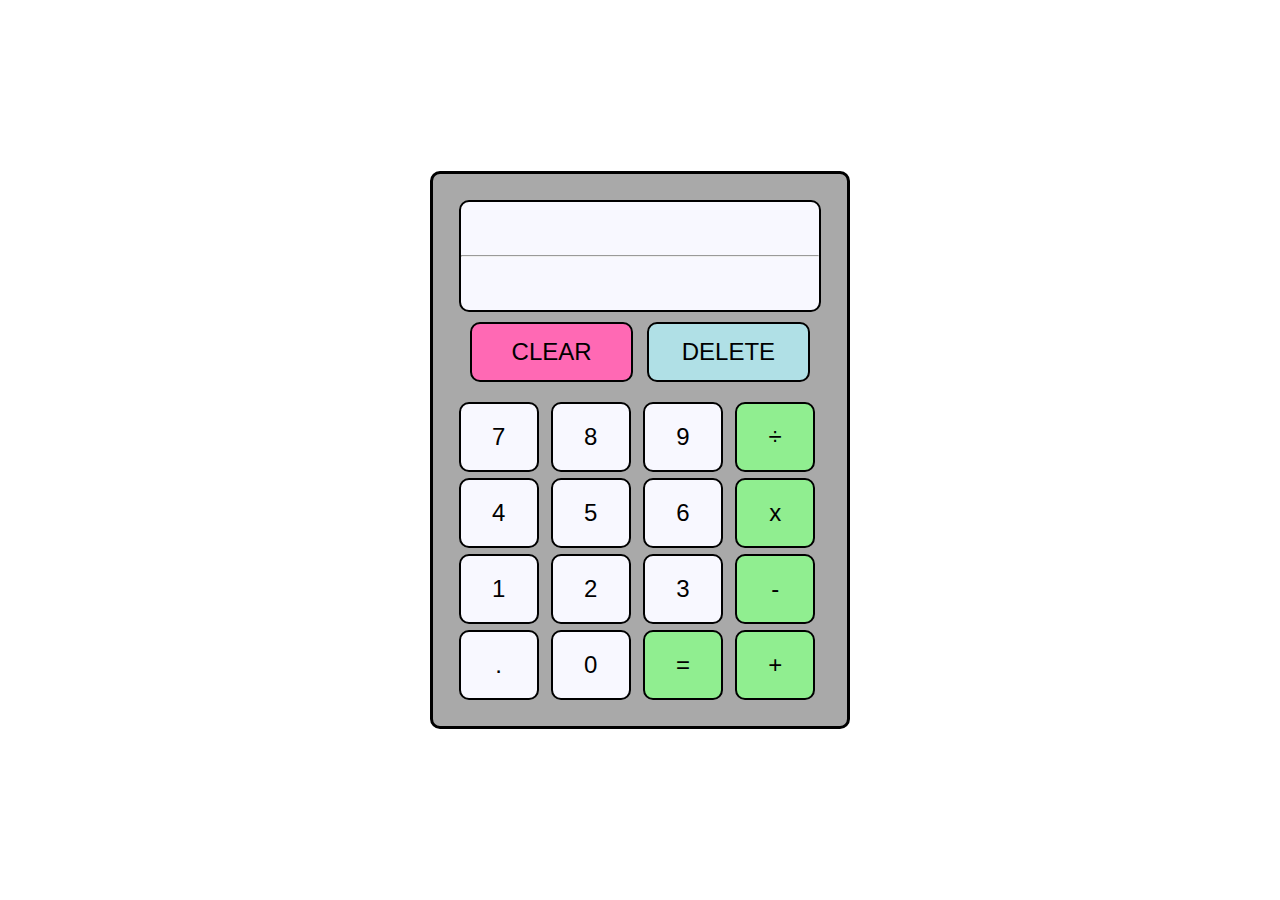
<file: web_projects/calc/index.html>
<!DOCTYPE html>
<html lang="en">
<head>
    <meta charset="UTF-8">
    <meta http-equiv="X-UA-Compatible" content="IE=edge">
    <meta name="viewport" content="width=device-width, initial-scale=1.0">
    <link rel="stylesheet" href="style.css">
    <title>Document</title>
</head>
<body>
    <div class="calcBody">
        <div class="display">
            <div class="top"></div>
            <hr>
            <div class="bottom"></div>
        </div>
        <div class="bigButtons">
            <div class="redButton bigButton">CLEAR</div>
            <div class="greenButton bigButton">DELETE</div>
        </div>
        <div class="disabled"></div>
        <div class="key-container">
            <div class="keys seven">7</div>
            <div class="keys eight">8</div>
            <div class="keys nine">9</div>
            <div class="keys divide"id="operation">÷</div>
            <div class="keys four">4</div>
            <div class="keys five">5</div>
            <div class="keys six">6</div>
            <div class="keys multiply" id="operation" >x</div>
            <div class="keys one">1</div>
            <div class="keys two">2</div>
            <div class="keys three">3</div>
            <div class="keys subtract" id="operation">-</div>
            <div class="keys period">.</div>
            <div class="keys zero">0</div>
            <div class="keys equal" id="operation">=</div>
            <div class="keys plus" id="operation">+</div>
        </div>
    </div>
    <script src="script.js"></script>
</body>
</html>
</file>
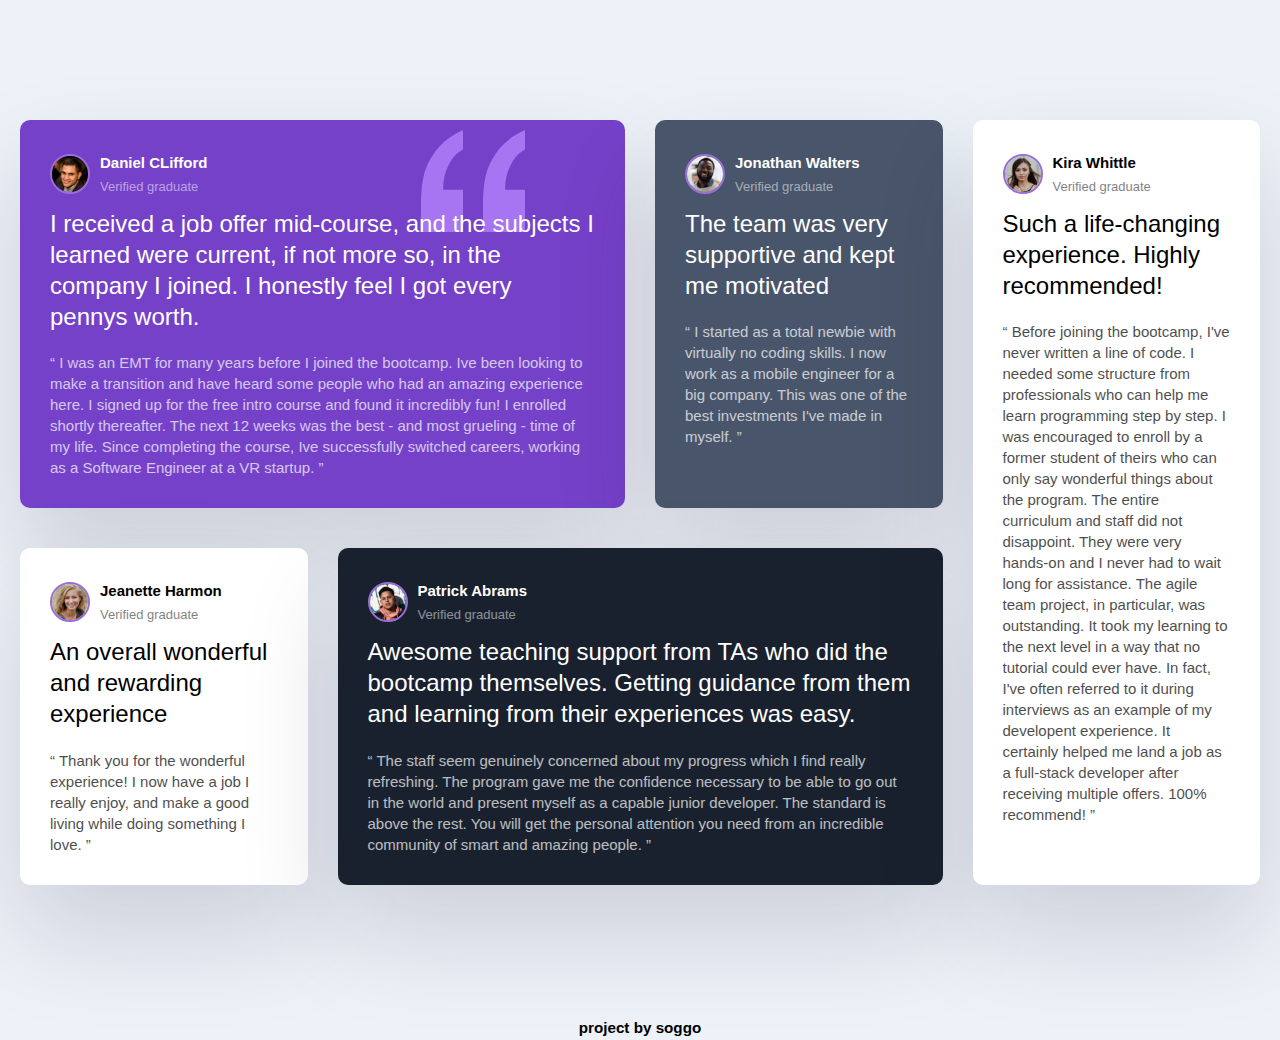
<file: web_projects/landing pages/testimonials/index.html>
<!DOCTYPE html>
<html lang="en">
<head>
    <meta charset="UTF-8">
    <meta http-equiv="X-UA-Compatible" content="IE=edge">
    <meta name="viewport" content="width=device-width, initial-scale=1.0">
    <link rel="stylesheet" href="style.css">
    <title>Testimonials</title>
</head>
<body>
    <div class="testimonials">
        <div class="card card--bg-purple">
            <header class="card__header">
                <img src="images/image-daniel.jpg" alt="" class="card__img">
                <div>
                    <h3>Daniel CLifford</h3>
                    <p>Verified graduate</p>
                </div>
            </header>
            <p class="card__lead">
                I received a job offer mid-course, and the subjects I learned were current, if not more so, 
                in the company I joined. I honestly feel I got every pennys worth.
            </p>
            <p class="card__quote">
                “ I was an EMT for many years before I joined the bootcamp. Ive been looking to make a 
                transition and have heard some people who had an amazing experience here. I signed up 
                for the free intro course and found it incredibly fun! I enrolled shortly thereafter. 
                The next 12 weeks was the best - and most grueling - time of my life. Since completing 
                the course, Ive successfully switched careers, working as a Software Engineer at a VR startup. ”
                
            </p>
        </div>



        <div class="card card--bg-gray-blue">
            <header class="card__header">
                <img src="images/image-jonathan.jpg" alt="" class="card__img">
                <div>
                    <h3> Jonathan Walters</h3>
                    <p>Verified graduate</p>
                </div>
            </header>
            <p class="card__lead">
                The team was very supportive and kept me motivated
            </p>
            <p class="card__quote">
                “ I started as a total newbie with virtually no coding skills. I now work as a mobile engineer 
                for a big company. This was one of the best investments I've made in myself. ”                
            </p>
        </div>

        <div class="card ">
            <header class="card__header">
                <img src="images/image-jeanette.jpg" alt="" class="card__img">
                <div>
                    <h3>Jeanette Harmon</h3>
                    <p>Verified graduate</p>
                </div>
            </header>
            <p class="card__lead">
                An overall wonderful and rewarding experience
            </p>
            <p class="card__quote">
                “ Thank you for the wonderful experience! I now have a job I really enjoy, and make a good living 
                while doing something I love. ”
            </p>
        </div>

        <div class="card card--bg-black-blue">
            <header class="card__header">
                <img src="images/image-patrick.jpg" alt="" class="card__img">
                <div>
                    <h3> Patrick Abrams</h3>
                    <p>Verified graduate</p>
                </div>
            </header>
            <p class="card__lead">
                Awesome teaching support from TAs who did the bootcamp themselves. Getting guidance from them and 
             learning from their experiences was easy.
            </p>
            <p class="card__quote">
                “ The staff seem genuinely concerned about my progress which I find really refreshing. The program 
                    gave me the confidence necessary to be able to go out in the world and present myself as a capable 
                    junior developer. The standard is above the rest. You will get the personal attention you need from 
                    an incredible community of smart and amazing people. ”
                
            </p>
        </div>


        <div class="card">
            <header class="card__header">
                <img src="images/image-kira.jpg" alt="" class="card__img">
                <div>
                    <h3>Kira Whittle</h3>
                    <p>Verified graduate</p>
                </div>
            </header>
            <p class="card__lead">
                Such a life-changing experience. Highly recommended!
            </p>
            <p class="card__quote">
                “ Before joining the bootcamp, I've never written a line of code. I needed some structure from 
                professionals who can help me learn programming step by step. I was encouraged to enroll by a former 
                student of theirs who can only say wonderful things about the program. The entire curriculum and staff 
                did not disappoint. They were very hands-on and I never had to wait long for assistance. The agile team 
                project, in particular, was outstanding. It took my learning to the next level in a way that no tutorial 
                could ever have. In fact, I've often referred to it during interviews as an example of my developent 
                experience. It certainly helped me land a job as a full-stack developer after receiving multiple offers. 
                100% recommend! ”
                
            </p>
        </div>

    </div>
    <footer>
        <h3>project by soggo</h3>
    </footer>
</body>
</html>
</file>
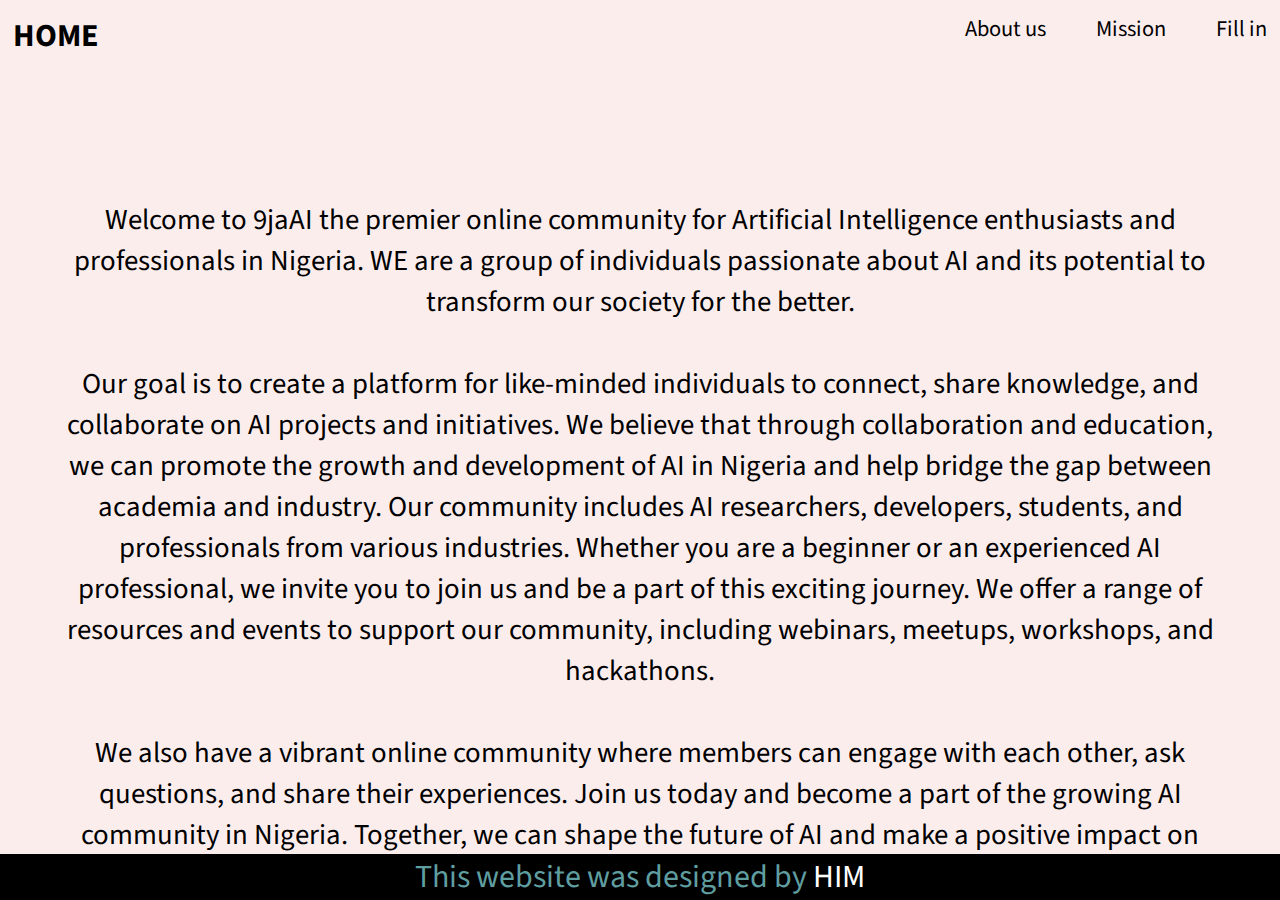
<file: web_projects/9jaAI/about.html>
<!DOCTYPE html>
<html lang="en">
<head>  <link rel="preconnect" href="https://fonts.googleapis.com">
<link rel="preconnect" href="https://fonts.gstatic.com" crossorigin>
<link href="https://fonts.googleapis.com/css2?family=Source+Sans+Pro&display=swap" rel="stylesheet">
    <meta charset="UTF-8">
    <link rel="stylesheet" href="styles.css">
    <meta http-equiv="X-UA-Compatible" content="IE=edge">
    <meta name="viewport" content="width=device-width, initial-scale=1.0">
    <title>Document</title>
</head>
<body>
    <div class="nav-container">
        <nav>
            <h1><a href="index.html">HOME</a></h1>
         <ul>
            <li> <a href="/about.html">About us</a> </li>
            <li> <a href="/mission.html">Mission</a></li>
            <li><a href="#" target="_blank" rel="noopener noreferrer">Fill in</a></li>
         </ul>   
        </nav>
        </div>
        <main>
            <p class="hero-ab">
    Welcome to 9jaAI the premier online community for Artificial Intelligence enthusiasts and professionals in Nigeria. 
    WE are a group of individuals passionate about AI and its potential to transform our society for the better.
    <br> 
    <br>
Our goal is to create a platform for like-minded individuals to connect, share knowledge, and collaborate on AI projects and initiatives. We believe that through collaboration and education, we can promote the growth and development of AI in Nigeria and help bridge the gap between academia and industry.
Our community includes AI researchers, developers, students, and professionals from various industries. Whether you are a beginner or an experienced AI professional, we invite you to join us and be a part of this exciting journey.
We offer a range of resources and events to support our community, including webinars, meetups, workshops, and hackathons. 
 <br>
 <br>
We also have a vibrant online community where members can engage with each other, ask questions, and share their experiences.
Join us today and become a part of the growing AI community in Nigeria. Together, we can shape the future of AI and make a positive impact on our society.
            </p>
</main>
<footer>
    <p>This website was designed by <a href="https://twitter.com/ikires_O" target="_blank" rel="noopener noreferrer">HIM</a></p>
</footer>
</body>
</html>
</body>
</html>
</file>
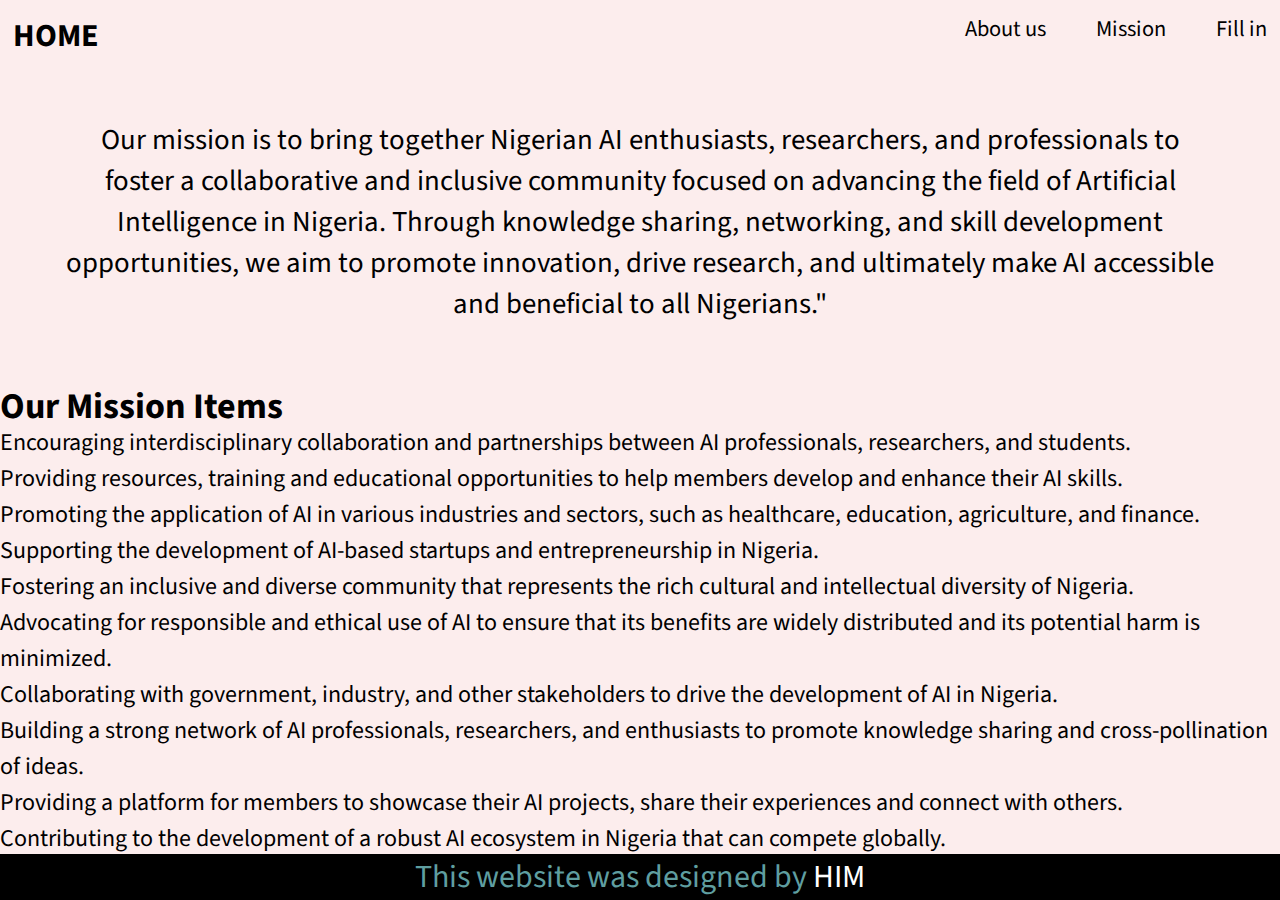
<file: web_projects/9jaAI/mission.html>
<!DOCTYPE html>
<html lang="en">
<head>
    <meta charset="UTF-8">
    <link rel="stylesheet" href="styles.css">
    <link rel="preconnect" href="https://fonts.googleapis.com">
<link rel="preconnect" href="https://fonts.gstatic.com" crossorigin>
<link href="https://fonts.googleapis.com/css2?family=Source+Sans+Pro&display=swap" rel="stylesheet">
    <meta http-equiv="X-UA-Compatible" content="IE=edge">
    <meta name="viewport" content="width=device-width, initial-scale=1.0">
    <title>Document</title>
</head>
<body>
    <div class="nav-container">
        <nav>
            <h1><a href="index.html">HOME</a></h1>
         <ul>
            <li> <a href="/about.html">About us</a> </li>
            <li> <a href="#">Mission</a></li>
            <li><a href="#" target="_blank" rel="noopener noreferrer">Fill in</a></li>
         </ul>   
        </nav>
    </div>

    <main>
        <div class="text-container">
        <p class="hero-ab">
            Our mission is to bring together Nigerian AI enthusiasts, researchers, and professionals to foster a collaborative and inclusive community focused on advancing the field of Artificial Intelligence in Nigeria. Through knowledge sharing, networking, and skill development opportunities, we aim to promote innovation, drive research, and ultimately make AI accessible and beneficial to all Nigerians."
            <br>
        </p>
           
            <ol>
                <h2 class="heading">Our Mission Items</h2>
                <li>Encouraging interdisciplinary collaboration and partnerships between AI professionals, researchers, and students.</li> 
                <li>Providing resources, training and educational opportunities to help members develop and enhance their AI skills.</li>
                <li>Promoting the application of AI in various industries and sectors, such as healthcare, education, agriculture, and finance.</li>
                <li>Supporting the development of AI-based startups and entrepreneurship in Nigeria.</li>
                <li>Fostering an inclusive and diverse community that represents the rich cultural and intellectual diversity of Nigeria.</li>
                <li>Advocating for responsible and ethical use of AI to ensure that its benefits are widely distributed and its potential harm is minimized.</li>
                <li>Collaborating with government, industry, and other stakeholders to drive the development of AI in Nigeria.</li>
                <li>Building a strong network of AI professionals, researchers, and enthusiasts to promote knowledge sharing and cross-pollination of ideas.</li>
                <li>Providing a platform for members to showcase their AI projects, share their experiences and connect with others.</li>
                <li>Contributing to the development of a robust AI ecosystem in Nigeria that can compete globally.</li>
            </ol>
        </div>
    </main>
    <footer>
        <p>This website was designed by <a href="https://twitter.com/ikires_O" target="_blank" rel="noopener noreferrer">HIM</a></p>
    </footer>
</body>
</html>
</body>
</html>
</file>
<file: web_projects/calc/style.css>
*{
    box-sizing: border-box;
    margin: 0;
    padding: 0;
    font-size: x-large;
    font-family: sans-serif;
}
body{
    width: 100%;
    height: 100vh;
    display: flex;
    align-items: center;
    justify-content: center;
}

.disabled {
    pointer-events: none;
  }
.calcBody{
    width: 420px;
    height: 62vh;
    border: 3px solid black;
    padding:  2%;
    background-color: darkgray;
    display: flex;
    flex-direction: column;
    justify-content: space-evenly;
    align-items: center;
    gap: 10px;
    border-radius: 10px;
}

.display{
    width: 100%;
    height: 350px;
    background-color: ghostwhite;
    border: 2px solid black;
    border-radius: 10px;
    display: flex;
    flex-direction: column;
    justify-content: space-between;

}
.top{
    height: 50px;
}

.bottom{
    height: 50px;
    text-align: right;
}
.bigButtons{
    display: flex;
    gap: 4%;
}

#operation{
    background: lightgreen;
}
#operation:hover{
    color: red;
}

.bigButton{
    width: 170px;
    height: 60px;
    display: flex;
    align-items: center;
    justify-content: center;
    border: 2px solid black;
    border-radius: 10px;
}

.bigButton:hover{
    opacity: 70%;
    cursor: pointer;
}



.greenButton{
    background-color: powderblue;
}

.redButton{
    background-color: hotpink;
}

.key-container{
    width: 100%;
    display: grid;
    grid-template-columns: repeat(4, 1fr);
    gap: 6px;
}

.keys{
    background-color: ghostwhite;
    width: 80px;
    height: 70px;
    border: 2px solid black;
    border-radius: 10px;
    display: flex;
    align-items: center;
    justify-content: center;
}

.keys:hover{
    opacity: 70%;
    cursor: pointer;
}
</file>
<file: web_projects/landing pages/testimonials/style.css>
*{
    box-sizing: border-box;
    margin: 0;
    padding: 0;
}

body{
    background-color: #edf2f8;
    font-family:  sans-serif;
    line-height: 1.7;
    font-size: 13px;
}

.testimonials{
    max-width: 1440px;
    margin: 100px auto;
    padding: 20px;
    display: grid;
    grid-template-columns: repeat(4, 1fr);
    gap:30px
}

.card:nth-of-type(1){
    grid-column: 1/3;
}

.card:nth-of-type(4){
    grid-column: 2/4;
    grid-row: 2/3;
}


.card:nth-of-type(5){
    grid-column: 4;
    grid-row: 1/3;
}
.card {
    background-color: white;
    border-radius: 10px;
    padding: 30px;
    box-shadow: rgba(17, 12, 46, 0.15) 0px 48px 100px 0px;
    margin-bottom: 10px;
}

.card__header{
    display: flex;
    align-items: center;
    margin-bottom: 10px;
}


.card__header h3{
    font-size: 15px;
}



.card__header p{
    opacity: 50%;
}

.card__img{
    width:  40px;
    height: 40px;
    border-radius: 50%;
    border: 2px solid #996ed9;
    margin-right: 10px;
}

.card__lead{
    font-size: 1.5rem;
    font-weight: 500;
    line-height: 1.3;
    margin-bottom: 20px;
}

.card__quote{
    font-size: 15px;
    font-weight: 500;
    line-height: 1.4;
    opacity: 70% ;
}

.card--bg-purple{
    background: hsl(263, 55%, 52%);
    color: white;
    background-image: url('./images/bg-pattern-quotation.svg');
    background-repeat: no-repeat;
    background-position: top 10px right 100px;
}


.card--bg-gray-blue{
    background: hsl(217, 19%, 35%);
    color: white;
}

.card--bg-black-blue{
    background: hsl(219, 29%, 14%);
    color: white;
}

footer{
    text-align: center;
}


/* small screen css */
@media (max-width :768px){
    .testimonials{
        grid-template-columns: 1fr;
        width: 100%;
    }


    .card:nth-of-type(1){
        grid-column: 1;
    }
    
    .card:nth-of-type(4){
        grid-column: 1;
        grid-row: 4/5;
    }
    
    
    .card:nth-of-type(5){
        grid-column: 1;
        grid-row: 5/6;
    }
}
</file>
<file: web_projects/9jaAI/styles.css>
*{
    padding: 0;
    margin: 0;
    font-family: 'Source Sans Pro', sans-serif;
}
/* ==============INDEX PAGE==================== */
body{
    width: auto;
    height: auto;
    background-color: #fceded;
}


.nav-container{
    width: 100%;
    height: auto;
   color: black;
   
}

nav{
    /* border: 1px white solid; */
    box-sizing: border-box;
   display: flex;
    flex-direction: row;
    justify-content: space-between;
    padding: 1%;
   
    
}

ul{
    display: flex;
    flex-direction: row;   
}
ul>li{
    list-style: none;
}

nav>ul>li{
    margin-left:50px ;
    font-size: 1.4em;
}

nav>ul>li>a{
    text-decoration: none;
    color: black;
}

nav>h1>a{
    text-decoration: none;
    color: black;
}

nav>h1>a:active{
    text-decoration: none;
    color: purple;
    opacity: 20%;
    }
    

nav>ul>li>a:hover{
    /* text-decoration: none; */
    color: cadetblue;
    opacity: 80%;       
}

nav>ul>li>a:active{
    text-decoration: none;
    color: purple;
    opacity: 70%;       
}




.hero-container{
    box-sizing: border-box;
    margin-top: 0%;
    width: 100%;
   
}
.hero{
    box-sizing: border-box;
    width: 99%;
    height: auto;
    
    display: flex;
    flex-direction: row-reverse;
    margin-top: 0%;  
}

.hero>h1{
    text-align: center;
    margin-top: 5%;
    word-wrap: break-word;
     /* border: 1px solid black;  */
    padding: 5%  0;
    display: flex;
    flex-direction: column;
    justify-content: center;
    font-size: 3em;
    color: black;
   
}
.emph{
       color: rgb(0, 75, 0);
}
.small{
    box-sizing: border-box;
    margin-top: 5%;
    font-size: 0.5em;
}

img{
    box-sizing: border-box;
    width: auto;
    height: auto;
    /* border: 1px solid white; */
    margin-right: 15%;
}

.btn{
    box-sizing: border-box;
    width: max-content;
    height: max-content;
    margin: 5% 1% 0 42%;
    padding-left: 10px;
    padding-right: 10px;
    font-weight: bolder;
}

.btn>a{
    box-sizing: border-box;
    text-align: center;
    color: black;
    text-decoration: none;
    font-size: 25px;
    text-decoration: none;
    color: cadetblue;
}


.btn>a:hover{
    color: rebeccapurple;
    
}

.btn>a:active{
    color: grey;
}

/* =======================ABOUT US PAGE================= */
.hero-ab{
text-align: center;
    margin-top: 10%;
    margin-left: 5%;
    margin-right: 5%;
    font-size: 1.8em;

}



/* =====================Misson page==================== */
.text-container{
    display: flex;
    flex-direction: column;
    align-items: center;
    justify-content: center;
    height: max-content;
}

.text-container p{
    margin-top: 3rem;
    margin-bottom: 4rem;
}
ol{ 
    line-height: 1.5em;
    font-size: 1.5rem;
   
}

footer{   
    position: fixed;
    width: 100%;
    height: auto;
    box-sizing: border-box;                      
    
    font-size: 2rem;
    background-color: black;
    color: cadetblue;
    text-align: center;
    bottom: 0;
}
footer>p>a{
    text-decoration: none;
    color: white;
}

footer>p>a:active{
    text-decoration: none;
    color: cadetblue;
}
footer>p>:hover{
    color: chartreuse;
}


@media only screen and (max-width:1047px){
    img{
        box-sizing: border-box;
        width: 0%;
        height: 0%;
        border: 1px solid black;
    }   
}
</file>
